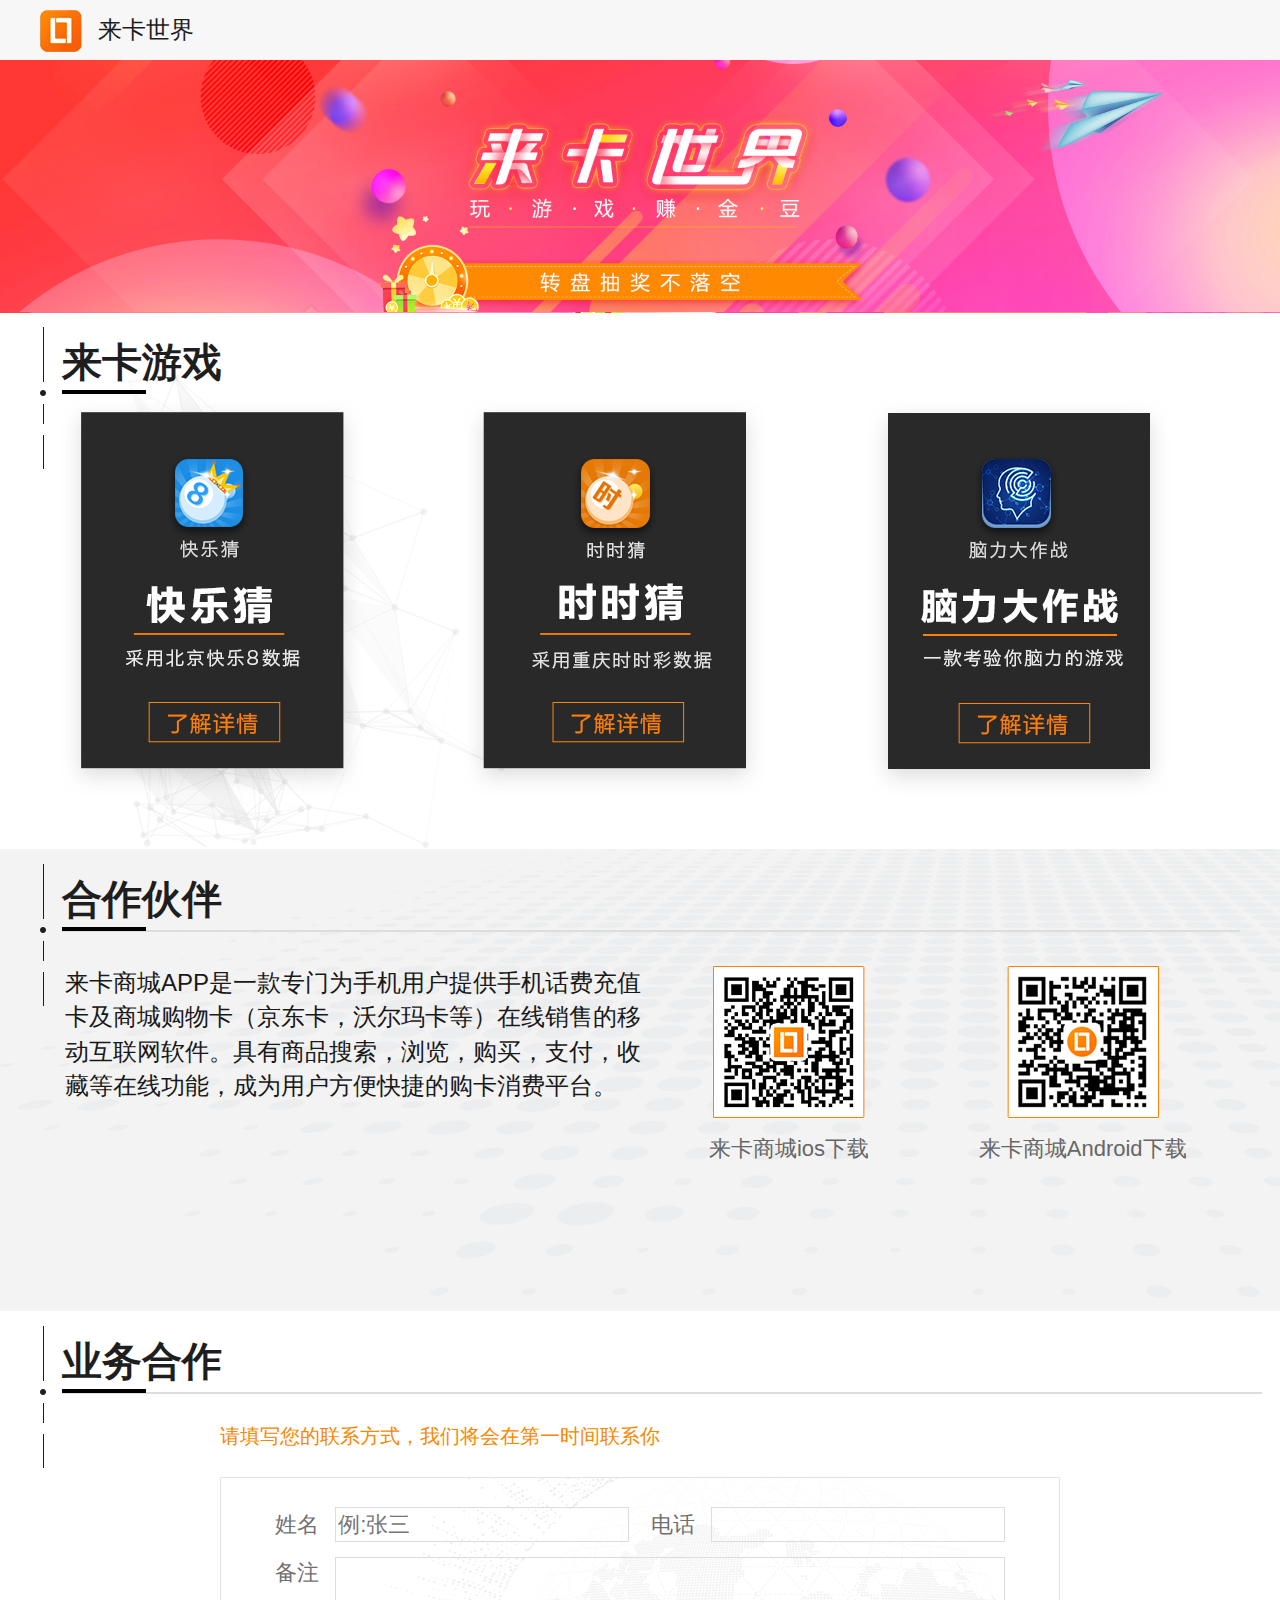
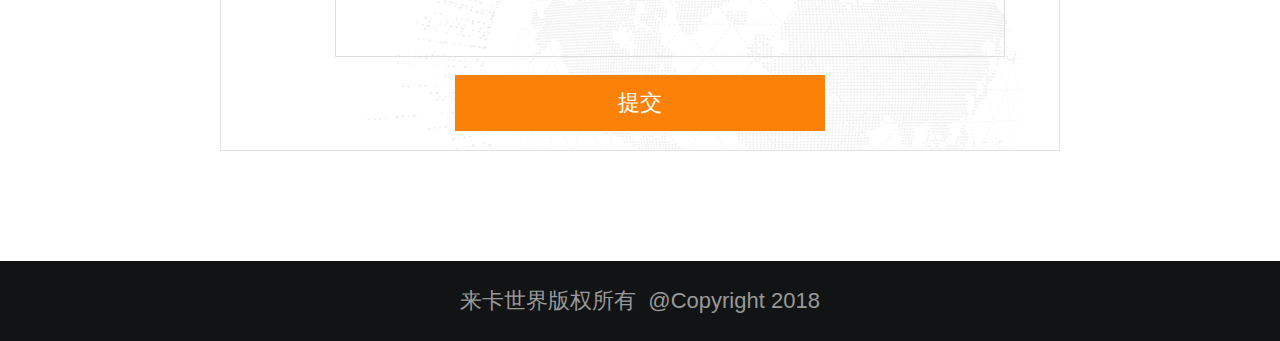
<file: index.html>
<!DOCTYPE html>
<html lang="en">
<head>
  <meta charset="UTF-8">
  <meta http-equiv="X-UA-Compatible" content="ie=edge">
  <meta name="viewport" content="width=device-width, initial-scale=1.0,maximum-scale=1,minimum-scale=1,user-scalable=no">
  <link rel="shortcut icon" href="./favicon.ico" />
  <link rel="stylesheet" href="./static/bootstrap/bootstrap.min.css">
  <link rel="stylesheet" href="./static/swiper/swiper.min.css">
  <link rel="stylesheet" href="css/style.css">
  <title>来卡世界</title>
  <!--[if lt IE 9]>
    <script src="https://cdn.bootcss.com/html5shiv/3.7.3/html5shiv.min.js"></script>
    <script src="https://cdn.bootcss.com/respond.js/1.4.2/respond.min.js"></script>
  <![endif]-->
  <script>
    !function (n, e) {
        var docEl = n.documentElement,
          resizeEvt = 'orientationchange' in e ? 'orientationchange' : 'resize';
        window.recalc = function () {
          var clientWidth = docEl.clientWidth;
          if (!clientWidth) return;
          docEl.style.fontSize = 100 * (clientWidth / 750) + 'px';
        };
        if (!n.addEventListener) return;
        e.addEventListener(resizeEvt, window.recalc, false);
        n.addEventListener('DOMContentLoaded', window.recalc, false);
        window.recalc();

      }(window.document, window);
  </script>
</head>
<body>
  <div class="view">
    <!-- 顶部 -->
    <div class="header hidden-xs">
      <div class="w header-body">
        <img src="./images/pc/LOGO.png" alt="">
        <div class="title">来卡世界</div>
      </div>
    </div>
    <!--banner轮播-->
    <div class="laika_carousel">
      <div class="swiper-container-banner">
        <div class="swiper-wrapper">
          <div class="swiper-slide item">
            <a class="hidden-xs" href="javascript:;">
              <img src="./images/pc/banner.png" alt="...">
            </a>
            <a class="visible-xs" href="javascript:;">
              <img src="./images/web/web-banner.png" alt="...">
            </a>
          </div>
        </div>
      </div>
    </div>
    <div class="pc hidden-xs">
      <!-- 来卡游戏 -->
      <div class="laika_game ">
        <div class="w game_center">
          <img class="xiushi" src="./images/pc/标题修饰.png" alt="">
          <h3>来卡游戏</h3>
          <div class="swiper-container-game">
            <div class="swiper-wrapper">
              <a href="./info.html?index=1" class="swiper-slide" target="_blank">
                <img class="show" src="./images/pc/快乐黑.png" alt="">
                <img class="hidden" src="./images/pc/快乐.png" alt="">
              </a>
              <a href="./info.html?index=2" class="swiper-slide" target="_blank">
                <img class="show" src="./images/pc/时时黑.png" alt="">
                <img class="hidden" src="./images/pc/时时.png" alt="">
              </a>
              <a href="./info.html?index=3" class="swiper-slide" target="_blank">
                <img class="show" src="./images/pc/脑力黑.png" alt="">
                <img class="hidden" src="./images/pc/脑力.png" alt="">
              </a>
            </div>
            <!-- 下标小点 -->
            <!-- <div class="swiper-pagination"></div> -->
            <!-- 左右箭头 -->
            <!-- <div class="swiper-button-next"></div>
            <div class="swiper-button-prev"></div> -->
          </div>
        </div>
      </div>
      <!-- 合作伙伴 -->
      <div class="laika_cooperation">
        <div class="w cooperation_center">
          <img class="xiushi" src="./images/pc/标题修饰.png" alt="">
          <h3>合作伙伴</h3>
          <div class="line"></div>
          <div class="cooperation_content">
            <div class="cooperation_left">
              来卡商城APP是一款专门为手机用户提供手机话费充值卡及商城购物卡（京东卡，沃尔玛卡等）在线销售的移动互联网软件。具有商品搜索，浏览，购买，支付，收藏等在线功能，成为用户方便快捷的购卡消费平台。
            </div>
            <div class="cooperation_right">
              <div class="ewm">
                <img src="./images/pc/ios.png" alt="">
                <div class="title">来卡商城ios下载</div>
              </div>
              <div class="ewm">
                <img src="./images/pc/android.png" alt="">
                <div class="title">来卡商城Android下载</div>
              </div>
            </div>
          </div>
        </div>
      </div>
      <!-- 业务合作 -->
      <div class="laika_business">
        <div class="w business_center">
          <img class="xiushi " src="./images/pc/标题修饰.png" alt="">
          <h3>业务合作</h3>
          <div class="line"></div>
          <div class="business_content">
            <div class="title">请填写您的联系方式，我们将会在第一时间联系你</div>
            <div class="my_submit">
              <div class="top">
                <div class="left">
                  <span>姓名</span>
                  <input class="my_name pc_my_name" type="text" placeholder="例:张三">
                </div>
                <div class="right">
                  <span>电话</span>
                  <input class="my_iphone pc_my_iphone" type="number" >
                </div>
              </div>
              <div class="center">
                <span class="biezhu">备注</span>
                <textarea class="my_message pc_my_message text" name="" id="" maxlength="50"></textarea>
              </div>
              <div class="my_bottom pc_my_bottom">
                提交
              </div>
            </div>
          </div>
        </div>
      </div>
    </div>
    <div class="web visible-xs">
      <!-- 来卡游戏 -->
      <div class="laika_game">
        <div class="w game_center">
          <h3>来卡游戏</h3>
          <div class="swiper-container-game">
            <div class="swiper-wrapper">
              <a href="./info.html?index=1" class="swiper-slide" target="_blank">
                <img src="./images/web/快乐.png" alt="">
              </a>
              <a href="./info.html?index=2" class="swiper-slide" target="_blank">
                <img  src="./images/web/时时.png" alt="">
              </a>
              <a href="./info.html?index=3" class="swiper-slide" target="_blank">
                <img src="./images/web/脑力.png" alt="">
              </a>
            </div>
            <!-- 下标小点 -->
            <!-- <div class="swiper-pagination"></div> -->
            <!-- 左右箭头 -->
            <!-- <div class="swiper-button-next"></div>
            <div class="swiper-button-prev"></div> -->
          </div>
        </div>
      </div>
      <!-- 合作伙伴 -->
      <div class="laika_cooperation">
        <div class="w cooperation_center">
          <h3>合作伙伴</h3>
          <div class="line line1"></div>
          <div class="cooperation_left">
            来卡商城APP是一款专门为手机用户提供手机话费充值卡及商城购物卡（京东卡，沃尔玛卡等）在线销售的移动互联网软件。具有商品搜索，浏览，购买，支付，收藏等在线功能，成为用户方便快捷的购卡消费平台。
          </div>
          <div class="cooperation_right">
            <div class="ewm">
              <img src="./images/web/ios.png" alt="">
              <div class="title">来卡ios下载</div>
            </div>
            <div class="ewm">
              <img src="./images/web/android.png" alt="">
              <div class="title">来卡android下载</div>
            </div>
          </div>
        </div>
      </div>
      <!-- 业务合作 -->
      <div class="laika_business">
        <div class="w business_center">
          <h3>业务合作</h3>
          <div class="line"></div>
          <div class="title">请填写您的联系方式，我们将会在第一时间联系你</div>
          <div class="business_content">
            <div class="my_submit">
              <div class="top">
                <div class="left">
                  <span>姓名</span>
                  <input class="my_name web_my_name" type="text" placeholder="例:张三">
                </div>
                <div class="right">
                  <span>电话</span>
                  <input class="my_iphone web_my_iphone" type="number">
                </div>
              </div>
              <div class="center">
                <span class="biezhu">备注</span>
                <textarea class="my_message web_my_message text" name="" id="" maxlength="50"></textarea>
              </div>
              <div class="my_bottom web_my_bottom">
                提交
              </div>
            </div>
          </div>
        </div>
      </div>
    </div>
    <!-- 版权 -->
    <div class="copyright">
      来卡世界版权所有&nbsp;&nbsp;@Copyright&nbsp;2018
    </div>
  </div>
</body>
</html>
<script src="./js/jquery.min.js"></script>
<!-- <script src="./static/bootstrap/bootstrap.min.js"></script> -->
<script src="./static/swiper/swiper.min.js"></script>
<script src="./js/index.js"></script>
</file>
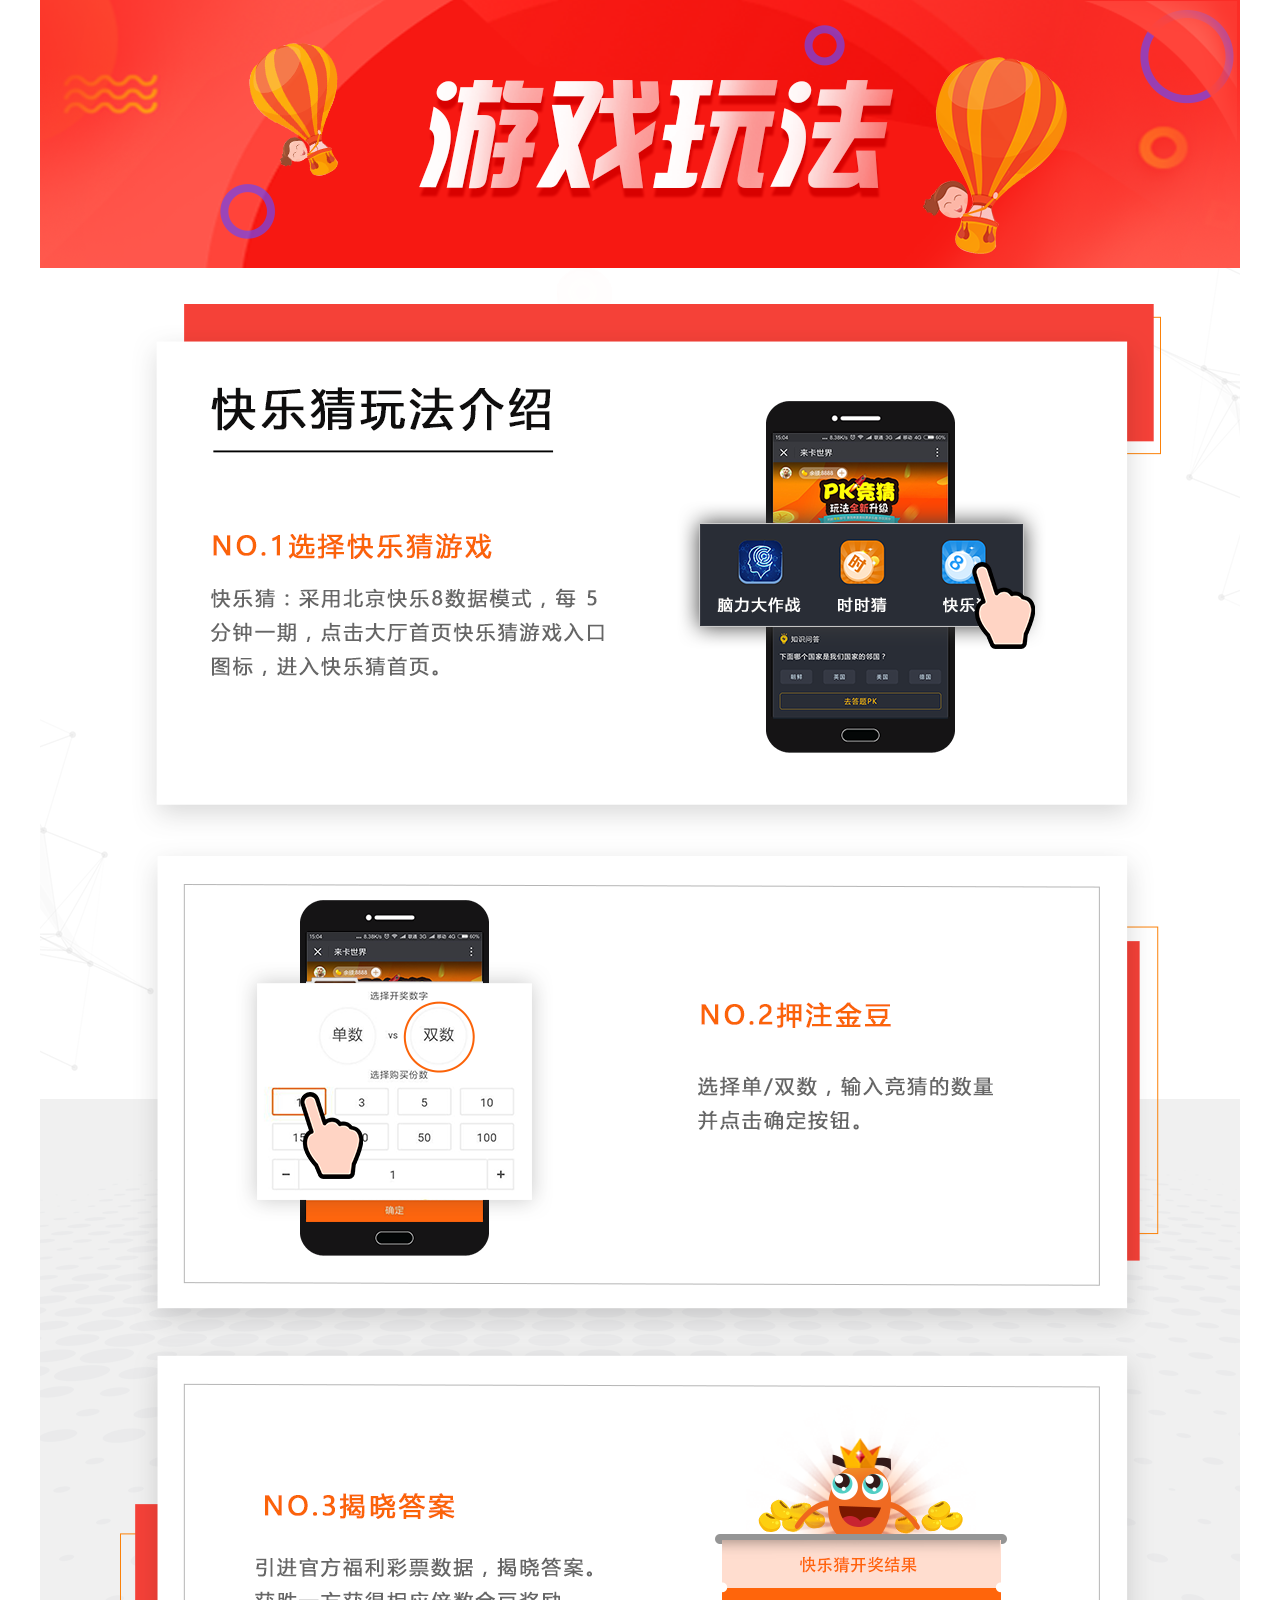
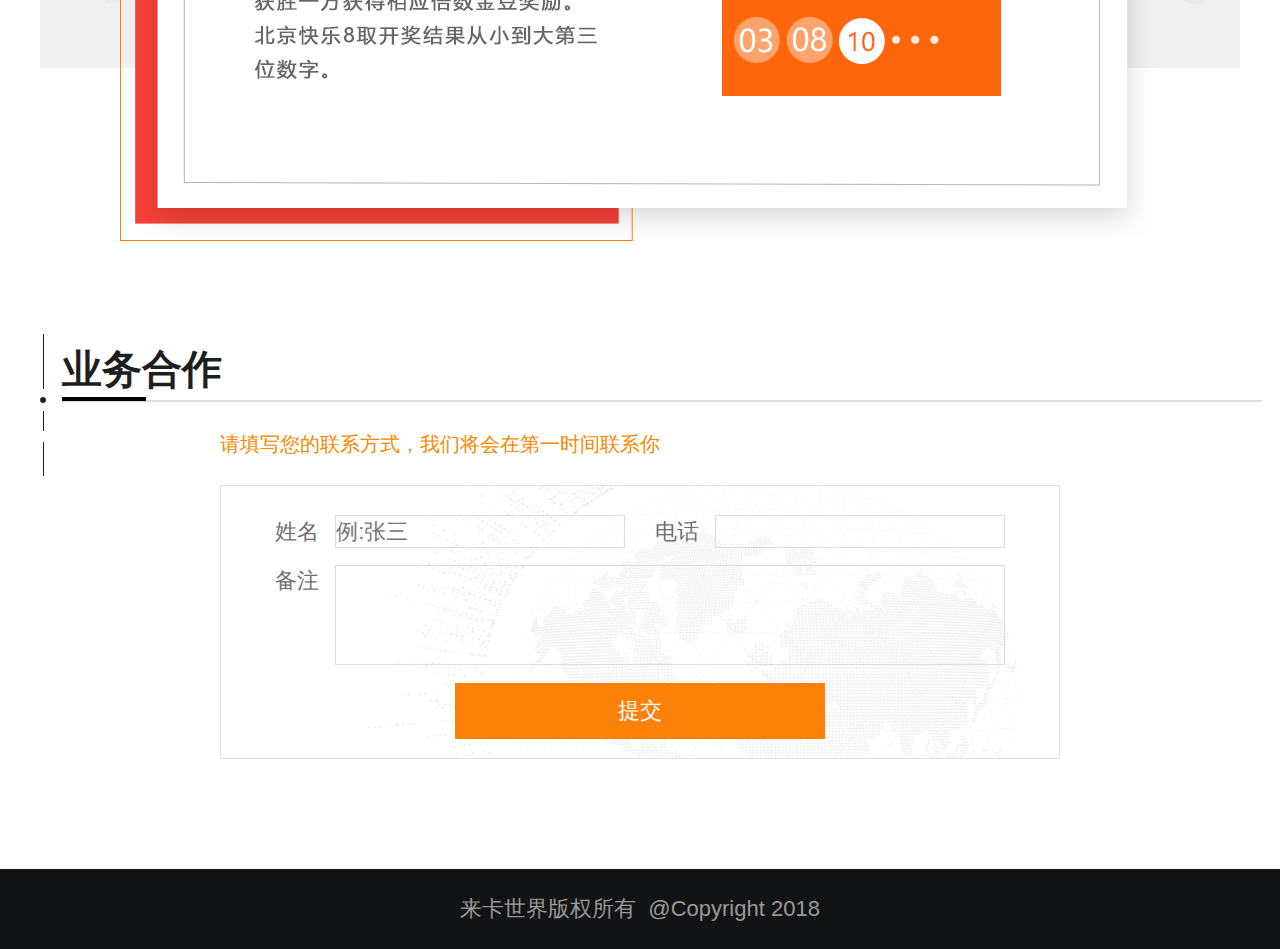
<file: info.html>
<!DOCTYPE html>
<html lang="en">
<head>
  <meta charset="UTF-8">
  <meta http-equiv="X-UA-Compatible" content="ie=edge">
  <meta name="viewport" content="width=device-width, initial-scale=1.0,maximum-scale=1,minimum-scale=1,user-scalable=no">
  <link rel="shortcut icon" href="./favicon.ico" />
  <link rel="stylesheet" href="./static/bootstrap/bootstrap.min.css">
  <link rel="stylesheet" href="./css/info.css">
  <title>快乐猜玩法介绍</title>
  <!--[if lt IE 9]>
    <script src="https://cdn.bootcss.com/html5shiv/3.7.3/html5shiv.min.js"></script>
    <script src="https://cdn.bootcss.com/respond.js/1.4.2/respond.min.js"></script>
  <![endif]-->
  <script>
    !function (n, e) {
      var docEl = n.documentElement,
        resizeEvt = 'orientationchange' in e ? 'orientationchange' : 'resize';
      window.recalc = function () {
        var clientWidth = docEl.clientWidth;
        if (!clientWidth) return;
        docEl.style.fontSize = 100 * (clientWidth / 750) + 'px';
      };
      if (!n.addEventListener) return;
      e.addEventListener(resizeEvt, window.recalc, false);
      n.addEventListener('DOMContentLoaded', window.recalc, false);
      window.recalc();

    }(window.document, window);
  </script>
  <style>
    *{
      margin: 0;
      padding: 0;
    }
    .box {
      width: 1200px;
      margin: 0 auto;
    }
    .imgs img {
      width: 100%;
      height: 100%;
    }
  </style>
</head>
<body>
  <div class="view">
    <div class="imgs box">
      <img src="../images/pc/快乐猜详情.png" alt="">
    </div>
    <div class="pc hidden-xs">
      <!-- 业务合作 -->
      <div class="laika_business">
        <div class="w business_center">
          <img class="xiushi " src="./images/pc/标题修饰.png" alt="">
          <h3>业务合作</h3>
          <div class="line"></div>
          <div class="business_content">
            <div class="title">请填写您的联系方式，我们将会在第一时间联系你</div>
            <div class="my_submit">
              <div class="top">
                <div class="left">
                  <span>姓名</span>
                  <input class="my_name pc_my_name" type="text" placeholder="例:张三">
                </div>
                <div class="right">
                  <span>电话</span>
                  <input class="my_iphone pc_my_iphone" type="number">
                </div>
              </div>
              <div class="center">
                <span class="biezhu">备注</span>
                <textarea class="my_message pc_my_message text" name="" id="" maxlength="50"></textarea>
              </div>
              <div class="my_bottom pc_my_bottom">
                提交
              </div>
            </div>
          </div>
        </div>
      </div>
    </div>
    <div class="web visible-xs">
      <!-- 业务合作 -->
      <div class="laika_business">
        <div class="w business_center">
          <h3>业务合作</h3>
          <div class="line"></div>
          <div class="title">请填写您的联系方式，我们将会在第一时间联系你</div>
          <div class="business_content">
            <div class="my_submit">
              <div class="top">
                <div class="left">
                  <span>姓名</span>
                  <input class="my_name web_my_name" type="text" placeholder="例:张三">
                </div>
                <div class="right">
                  <span>电话</span>
                  <input class="my_iphone web_my_iphone" type="number">
                </div>
              </div>
              <div class="center">
                <span class="biezhu">备注</span>
                <textarea class="my_message web_my_message text" name="" id="" maxlength="50"></textarea>
              </div>
              <div class="my_bottom web_my_bottom">
                提交
              </div>
            </div>
          </div>
        </div>
      </div>
    </div>
    <!-- 版权 -->
    <div class="copyright">
      来卡世界版权所有&nbsp;&nbsp;@Copyright&nbsp;2018
    </div>
  </div>
</body>
</html>
<script src="./js/jquery.min.js"></script>
<script src="./js/info.js"></script>
</file>
<file: css/style.css>
.view {
  width: 100%;
  height: 100%;
  /* 顶部 */
  /* banner轮播 */
  /* 版权 */
}
@media screen and (min-width: 768px) {
  .view {
    /* 公共样式 */
  }
  .view .w {
    width: 1200px;
    margin: 0 auto;
    position: relative;
  }
  .view h3 {
    font-size: 40px;
    font-weight: 700;
    float: left;
    margin-left: 16px;
    margin-top: 28px;
    position: relative;
    color: #1e1e1e;
  }
  .view h3::after {
    content: '';
    width: 84px;
    height: 4px;
    background-color: #000;
    position: absolute;
    bottom: -10px;
    left: 0;
    z-index: 10;
  }
  .view .xiushi {
    float: left;
    padding-top: 15px;
  }
  .view .line {
    width: 100%;
    position: absolute;
    top: 81px;
    left: 22px;
    border: 1px solid #ddd;
  }
}
.view input::-webkit-outer-spin-button,
.view input::-webkit-inner-spin-button {
  -webkit-appearance: none;
}
.view input[type="number"] {
  -moz-appearance: textfield;
}
.view input,
.view textarea {
  border: 1px solid #ddd;
  background-color: transparent;
}
.view .header {
  width: 100%;
  height: 60px;
  background-color: #f7f7f7;
}
.view .header .header-body {
  height: 60px;
}
.view .header .header-body img {
  float: left;
  margin: 10px 16px 0 0;
}
.view .header .header-body .title {
  float: left;
  line-height: 60px;
  color: #1e1e1e;
  font-size: 24px;
}
.view .laika_carousel .item img {
  width: 100%;
}
.view .pc {
  /* 来卡游戏 */
  /* 合作伙伴 */
  /* 业务合作 */
}
.view .pc .laika_game {
  width: 100%;
  height: 537px;
  background-image: url('../images/pc/背景1.png');
}
.view .pc .laika_game .game_center {
  position: relative;
  overflow: hidden;
}
.view .pc .laika_game .game_center .swiper-container-game {
  position: relative;
  width: 100%;
  bottom: 70px;
  left: 20px;
}
.view .pc .laika_game .game_center .swiper-container-game .swiper-button-next {
  right: 64px;
  top: 55%;
}
.view .pc .laika_game .game_center .swiper-container-game .swiper-button-prev {
  left: -10px;
  top: 55%;
}
.view .pc .laika_cooperation {
  width: 100%;
  height: 462px;
  background-image: url('../images/pc/背景2.png');
}
.view .pc .laika_cooperation .cooperation_center {
  height: 462px;
  position: relative;
  overflow: hidden;
}
.view .pc .laika_cooperation .cooperation_center .cooperation_content {
  float: left;
  width: 100%;
  padding-left: 25px;
  margin-top: -40px;
}
.view .pc .laika_cooperation .cooperation_center .cooperation_content .cooperation_left {
  width: 50%;
  float: left;
  font-size: 24px;
  color: #191919;
}
.view .pc .laika_cooperation .cooperation_center .cooperation_content .cooperation_right {
  width: 50%;
  float: left;
  display: -webkit-box;
  display: -webkit-flex;
  display: flex;
  -webkit-box-align: center;
  -webkit-align-items: center;
}
.view .pc .laika_cooperation .cooperation_center .cooperation_content .cooperation_right .ewm {
  display: flex;
  flex-wrap: wrap;
}
.view .pc .laika_cooperation .cooperation_center .cooperation_content .cooperation_right .ewm img {
  width: 152px;
  height: 152px;
  margin: 0 auto;
}
.view .pc .laika_cooperation .cooperation_center .cooperation_content .cooperation_right .ewm .title {
  margin: 0 auto;
  text-align: center;
  font-size: 22px;
  color: #666;
  padding-top: 15px;
}
.view .pc .laika_business {
  width: 100%;
}
.view .pc .laika_business .business_center {
  position: relative;
  height: 550px;
}
.view .pc .laika_business .business_center .business_content {
  height: 274px;
  background-image: url('../images/pc/业务合作背景.png');
  min-width: 840px;
  position: absolute;
  top: 55%;
  left: 50%;
  transform: translate(-50%, -50%);
  /* 使用css3的transform来实现 */
}
.view .pc .laika_business .business_center .business_content .title {
  font-size: 20px;
  color: #f98700;
  position: absolute;
  top: -55px;
}
.view .pc .laika_business .business_center .business_content .my_submit {
  padding: 30px 55px;
}
.view .pc .laika_business .business_center .business_content .my_submit div {
  font-size: 22px;
}
.view .pc .laika_business .business_center .business_content .my_submit span {
  color: #6f6f6f;
}
.view .pc .laika_business .business_center .business_content .my_submit .top {
  height: 20px;
}
.view .pc .laika_business .business_center .business_content .my_submit .top .left {
  float: left;
}
.view .pc .laika_business .business_center .business_content .my_submit .top .right {
  float: right;
}
.view .pc .laika_business .business_center .business_content .my_submit .top div {
  font-size: 22px;
}
.view .pc .laika_business .business_center .business_content .my_submit .top div span {
  margin-right: 10px;
}
.view .pc .laika_business .business_center .business_content .my_submit .center {
  margin-top: 30px;
  position: relative;
}
.view .pc .laika_business .business_center .business_content .my_submit .center .biezhu {
  position: absolute;
  top: 0;
}
.view .pc .laika_business .business_center .business_content .my_submit .center .text {
  margin-left: 60px;
  width: 670px;
  height: 100px;
  resize: none;
}
.view .pc .laika_business .business_center .business_content .my_submit .my_bottom {
  width: 370px;
  height: 56px;
  background-color: #fb8109;
  color: #fff;
  text-align: center;
  line-height: 56px;
  margin: 0 auto;
  margin-top: 10px;
}
.view .copyright {
  width: 100%;
  height: 80px;
  background-color: #121314;
  font-size: 22px;
  color: #999;
  text-align: center;
  line-height: 80px;
}
@media screen and (max-width: 768px) {
  .view {
    width: 100%;
    height: 100%;
    /* 公共样式 */
    /* 版权 */
  }
  .view .w {
    width: 100%;
  }
  .view h3 {
    font-size: 24px;
    font-weight: 700;
    margin-left: 16px;
    margin-top: 28px;
    position: relative;
  }
  .view h3::after {
    content: '';
    width: 45px;
    height: 4px;
    background-color: #000;
    position: absolute;
    bottom: -10px;
    left: 0;
    z-index: 10;
  }
  .view .line {
    width: 89%;
    position: absolute;
    top: 62px;
    left: 21px;
    border: 1px solid #f2f2f2;
  }
  .view .web {
    /* 来卡游戏 */
    /* 合作伙伴 */
    /* 业务合作 */
  }
  .view .web .laika_game {
    width: 100%;
    height: 4.95rem;
    background-image: url('../images/web/背景1.png');
    background-position: center center;
    background-repeat: no-repeat;
    background-size: 100% 100%;
  }
  .view .web .laika_game .game_center {
    position: relative;
    overflow: hidden;
  }
  .view .web .laika_game .game_center .swiper-container-game {
    position: relative;
    padding: 0 .3rem;
    margin-top: .7rem;
  }
  .view .web .laika_game .game_center .swiper-container-game img {
    width: 1.95rem;
    height: 2.63rem;
  }
  .view .web .laika_game .game_center .swiper-container-game .swiper-slide {
    width: 1.95rem !important;
    height: 2.63rem !important;
    margin-right: .5rem !important;
  }
  .view .web .laika_game .game_center .swiper-container-game .swiper-button-next {
    right: 0px;
    top: 55%;
  }
  .view .web .laika_game .game_center .swiper-container-game .swiper-button-prev {
    left: 0px;
    top: 55%;
  }
  .view .web .laika_cooperation {
    width: 100%;
    background-color: #f2f2f2;
  }
  .view .web .laika_cooperation .line1 {
    border: 1px solid #ddd;
  }
  .view .web .laika_cooperation .cooperation_center {
    position: relative;
    overflow: hidden;
  }
  .view .web .laika_cooperation .cooperation_center .cooperation_left {
    font-size: 18px;
    line-height: 30px;
    color: #191919;
    padding: 0 .3rem;
    padding-top: .3rem;
  }
  .view .web .laika_cooperation .cooperation_center .cooperation_right .ewm {
    width: 3rem;
    float: left;
    display: flex;
    flex-wrap: wrap;
    margin-left: .5rem;
    margin-top: .4rem;
  }
  .view .web .laika_cooperation .cooperation_center .cooperation_right .ewm img {
    width: 1.84rem;
    height: 1.84rem;
    margin: 0 auto;
  }
  .view .web .laika_cooperation .cooperation_center .cooperation_right .ewm .title {
    margin: 0 auto;
    text-align: center;
    font-size: 14px;
    color: #666;
    padding: 10px 0;
  }
  .view .web .laika_business {
    width: 100%;
  }
  .view .web .laika_business .line {
    top: 34px;
  }
  .view .web .laika_business .business_center {
    position: relative;
  }
  .view .web .laika_business .business_center .title {
    font-size: 15px;
    color: #f98700;
    padding: .3rem .3rem;
  }
  .view .web .laika_business .business_center .business_content {
    background-image: url('../images/web/业务合作.png');
    background-position: center center;
    background-repeat: no-repeat;
    background-size: 100% 100%;
    width: 6.3rem;
    height: 3.16rem;
    margin: 0 auto;
  }
  .view .web .laika_business .business_center .business_content .my_submit {
    padding: .3rem .4rem;
  }
  .view .web .laika_business .business_center .business_content .my_submit div {
    font-size: .2rem;
  }
  .view .web .laika_business .business_center .business_content .my_submit span {
    color: #6f6f6f;
  }
  .view .web .laika_business .business_center .business_content .my_submit .top {
    height: .4rem;
  }
  .view .web .laika_business .business_center .business_content .my_submit .top input {
    width: 2rem;
  }
  .view .web .laika_business .business_center .business_content .my_submit .top .left {
    float: left;
  }
  .view .web .laika_business .business_center .business_content .my_submit .top .right {
    float: right;
  }
  .view .web .laika_business .business_center .business_content .my_submit .top div {
    font-size: .2rem;
  }
  .view .web .laika_business .business_center .business_content .my_submit .top div span {
    margin-right: .1rem;
  }
  .view .web .laika_business .business_center .business_content .my_submit .center {
    margin-top: .3rem;
    position: relative;
  }
  .view .web .laika_business .business_center .business_content .my_submit .center .biezhu {
    position: absolute;
    top: 0;
  }
  .view .web .laika_business .business_center .business_content .my_submit .center .text {
    margin-left: .6rem;
    width: 4.9rem;
    height: 1rem;
    resize: none;
  }
  .view .web .laika_business .business_center .business_content .my_submit .my_bottom {
    width: 4.16rem;
    height: .6rem;
    background-color: #fb8109;
    color: #fff;
    text-align: center;
    line-height: .56rem;
    margin: 0 auto;
    margin-top: .1rem;
    margin-left: .99rem;
  }
  .view .copyright {
    width: 100%;
    height: 50px;
    font-size: 16px;
    line-height: 50px;
  }
}
</file>
<file: css/info.css>
.view {
  width: 100%;
  height: 100%;
  /* 版权 */
}
@media screen and (min-width: 768px) {
  .view {
    /* 公共样式 */
  }
  .view .w {
    width: 1200px;
    margin: 0 auto;
    position: relative;
  }
  .view h3 {
    font-size: 40px;
    font-weight: 700;
    float: left;
    margin-left: 16px;
    margin-top: 28px;
    position: relative;
    color: #1e1e1e;
  }
  .view h3::after {
    content: '';
    width: 84px;
    height: 4px;
    background-color: #000;
    position: absolute;
    bottom: -10px;
    left: 0;
    z-index: 10;
  }
  .view .xiushi {
    float: left;
    padding-top: 15px;
  }
  .view .line {
    width: 100%;
    position: absolute;
    top: 81px;
    left: 22px;
    border: 1px solid #ddd;
  }
}
.view input::-webkit-outer-spin-button,
.view input::-webkit-inner-spin-button {
  -webkit-appearance: none;
}
.view input[type="number"] {
  -moz-appearance: textfield;
}
.view input,
.view textarea {
  border: 1px solid #ddd;
  background-color: transparent;
}
.view .pc {
  /* 业务合作 */
}
.view .pc .laika_business {
  width: 100%;
}
.view .pc .laika_business .business_center {
  position: relative;
  height: 550px;
}
.view .pc .laika_business .business_center .business_content {
  height: 274px;
  background-image: url('../images/pc/业务合作背景.png');
  min-width: 840px;
  position: absolute;
  top: 55%;
  left: 50%;
  transform: translate(-50%, -50%);
  /* 使用css3的transform来实现 */
}
.view .pc .laika_business .business_center .business_content .title {
  font-size: 20px;
  color: #f98700;
  position: absolute;
  top: -55px;
}
.view .pc .laika_business .business_center .business_content .my_submit {
  padding: 30px 55px;
}
.view .pc .laika_business .business_center .business_content .my_submit div {
  font-size: 22px;
}
.view .pc .laika_business .business_center .business_content .my_submit span {
  color: #6f6f6f;
}
.view .pc .laika_business .business_center .business_content .my_submit .top {
  height: 20px;
}
.view .pc .laika_business .business_center .business_content .my_submit .top .left {
  float: left;
}
.view .pc .laika_business .business_center .business_content .my_submit .top .right {
  float: right;
}
.view .pc .laika_business .business_center .business_content .my_submit .top div {
  font-size: 22px;
}
.view .pc .laika_business .business_center .business_content .my_submit .top div span {
  margin-right: 10px;
}
.view .pc .laika_business .business_center .business_content .my_submit .center {
  margin-top: 30px;
  position: relative;
}
.view .pc .laika_business .business_center .business_content .my_submit .center .biezhu {
  position: absolute;
  top: 0;
}
.view .pc .laika_business .business_center .business_content .my_submit .center .text {
  margin-left: 60px;
  width: 670px;
  height: 100px;
  resize: none;
}
.view .pc .laika_business .business_center .business_content .my_submit .my_bottom {
  width: 370px;
  height: 56px;
  background-color: #fb8109;
  color: #fff;
  text-align: center;
  line-height: 56px;
  margin: 0 auto;
  margin-top: 10px;
}
.view .copyright {
  width: 100%;
  height: 80px;
  background-color: #121314;
  font-size: 22px;
  color: #999;
  text-align: center;
  line-height: 80px;
}
@media screen and (max-width: 768px) {
  .view {
    width: 100%;
    height: 100%;
    /* 公共样式 */
    /* 版权 */
  }
  .view .w {
    width: 100%;
  }
  .view h3 {
    font-size: 18px;
    font-weight: 700;
    margin-left: 16px;
    margin-top: 28px;
    position: relative;
  }
  .view h3::after {
    content: '';
    width: 45px;
    height: 4px;
    background-color: #000;
    position: absolute;
    bottom: -10px;
    left: 0;
    z-index: 10;
  }
  .view .line {
    width: 89%;
    position: absolute;
    top: 62px;
    left: 21px;
    border: 1px solid #f2f2f2;
  }
  .view .web {
    /* 业务合作 */
  }
  .view .web .laika_business {
    width: 100%;
  }
  .view .web .laika_business .line {
    top: 28px;
  }
  .view .web .laika_business .business_center {
    position: relative;
  }
  .view .web .laika_business .business_center .title {
    font-size: 15px;
    color: #f98700;
    padding: .3rem .3rem;
  }
  .view .web .laika_business .business_center .business_content {
    background-image: url('../images/web/业务合作.png');
    background-position: center center;
    background-repeat: no-repeat;
    background-size: 100% 100%;
    width: 6.3rem;
    height: 3.16rem;
    margin: 0 auto;
  }
  .view .web .laika_business .business_center .business_content .my_submit {
    padding: .3rem .4rem;
  }
  .view .web .laika_business .business_center .business_content .my_submit div {
    font-size: .2rem;
  }
  .view .web .laika_business .business_center .business_content .my_submit span {
    color: #6f6f6f;
  }
  .view .web .laika_business .business_center .business_content .my_submit .top {
    height: .4rem;
  }
  .view .web .laika_business .business_center .business_content .my_submit .top input {
    width: 2rem;
  }
  .view .web .laika_business .business_center .business_content .my_submit .top .left {
    float: left;
  }
  .view .web .laika_business .business_center .business_content .my_submit .top .right {
    float: right;
  }
  .view .web .laika_business .business_center .business_content .my_submit .top div {
    font-size: .2rem;
  }
  .view .web .laika_business .business_center .business_content .my_submit .top div span {
    margin-right: .1rem;
  }
  .view .web .laika_business .business_center .business_content .my_submit .center {
    margin-top: .3rem;
    position: relative;
  }
  .view .web .laika_business .business_center .business_content .my_submit .center .biezhu {
    position: absolute;
    top: 0;
  }
  .view .web .laika_business .business_center .business_content .my_submit .center .text {
    margin-left: .6rem;
    width: 4.9rem;
    height: 1rem;
    resize: none;
  }
  .view .web .laika_business .business_center .business_content .my_submit .my_bottom {
    width: 4.16rem;
    height: .6rem;
    background-color: #fb8109;
    color: #fff;
    text-align: center;
    line-height: .56rem;
    margin: 0 auto;
    margin-top: .1rem;
    margin-left: .99rem;
  }
  .view .copyright {
    width: 100%;
    height: 50px;
    font-size: 16px;
    line-height: 50px;
  }
}
</file>
